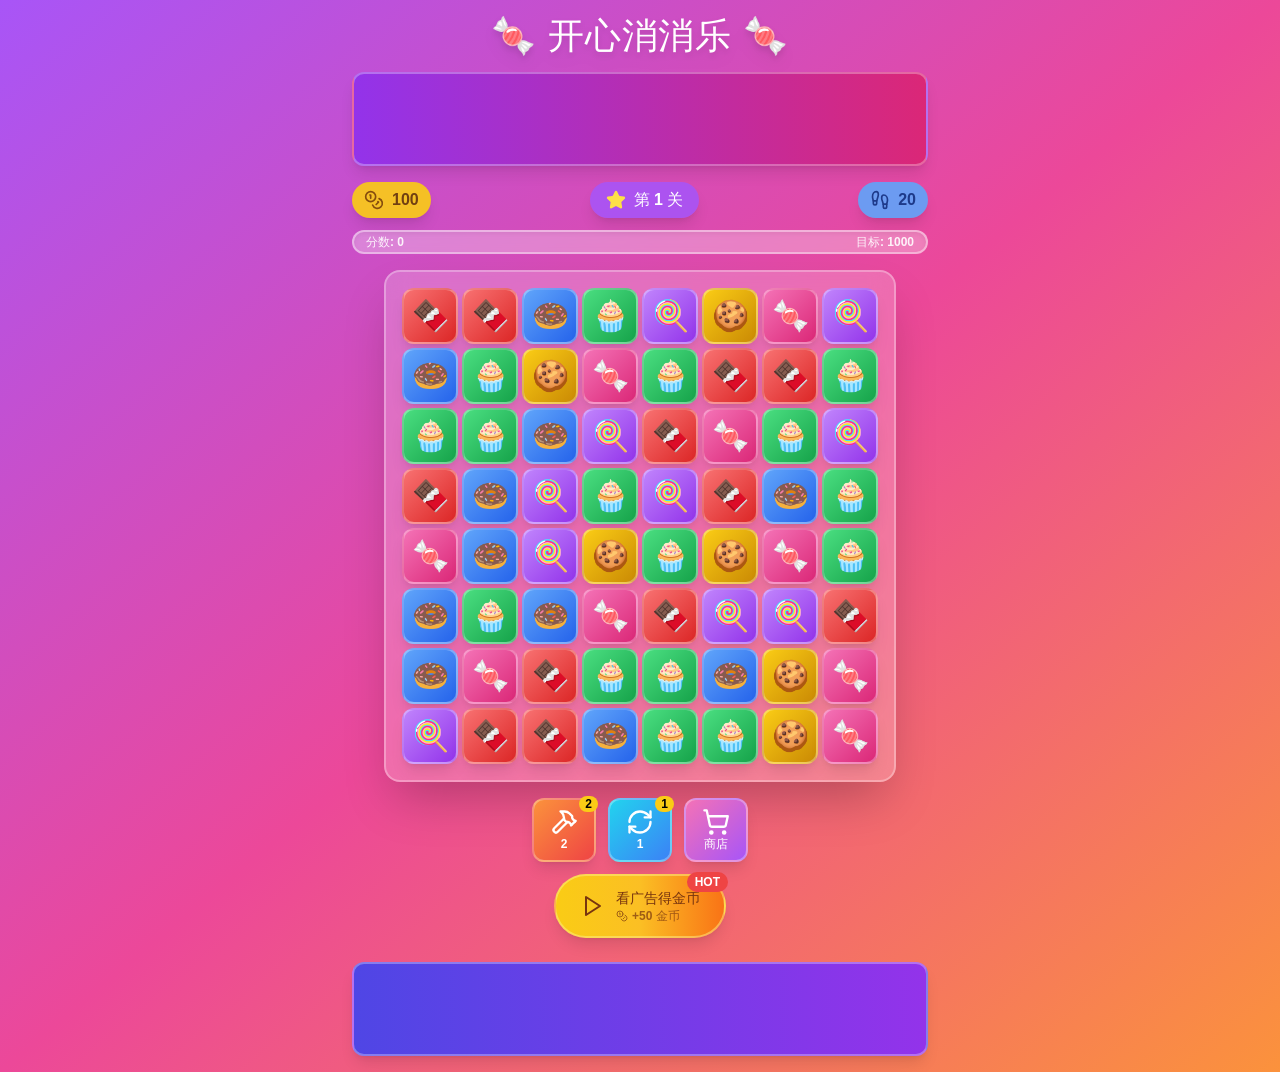
<file: index.html>
<!doctype html>
<html lang="zh-CN">
  <head>
    <meta charset="UTF-8" />
    <link rel="icon" type="image/svg+xml" href="./favicon.svg" />
    <meta name="viewport" content="width=device-width, initial-scale=1.0" />
    <title>开心消消乐</title>
    <script type="module" crossorigin src="./assets/index-By85yblb.js"></script>
    <link rel="stylesheet" crossorigin href="./assets/index-B4iaDzxt.css">
  </head>
  <body>
    <div id="root"></div>

  </body>
</html>
</file>
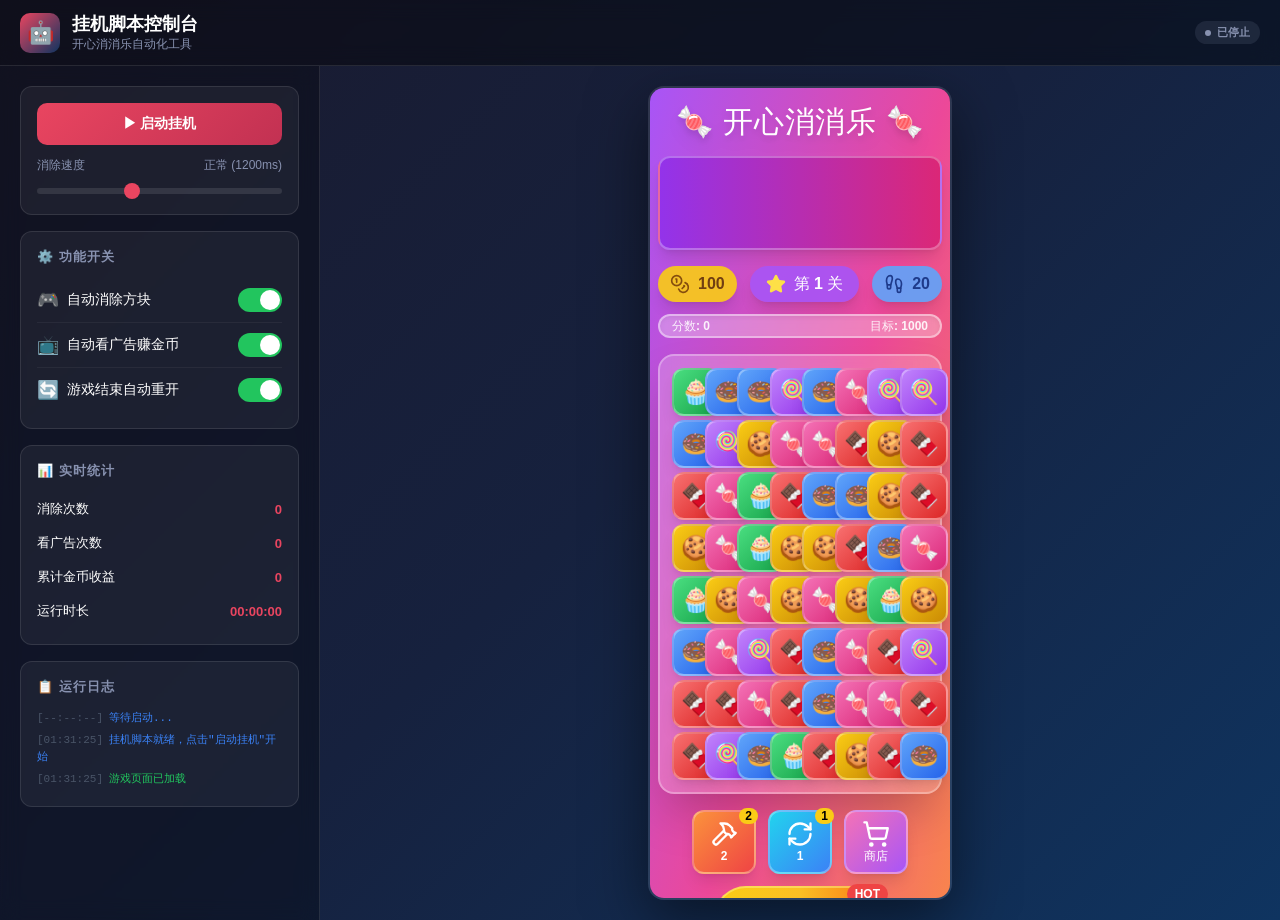
<file: auto-play.html>
<!DOCTYPE html>
<html lang="zh-CN">
<head>
  <meta charset="UTF-8">
  <meta name="viewport" content="width=device-width, initial-scale=1.0">
  <title>开心消消乐 - 挂机脚本</title>
  <style>
    * { margin: 0; padding: 0; box-sizing: border-box; }
    body {
      font-family: -apple-system, BlinkMacSystemFont, 'Segoe UI', Roboto, sans-serif;
      background: linear-gradient(135deg, #1a1a2e 0%, #16213e 50%, #0f3460 100%);
      min-height: 100vh;
      color: #fff;
      display: flex;
      flex-direction: column;
    }
    .header {
      background: rgba(0,0,0,0.4);
      backdrop-filter: blur(10px);
      padding: 12px 20px;
      display: flex;
      align-items: center;
      justify-content: space-between;
      border-bottom: 1px solid rgba(255,255,255,0.1);
      flex-shrink: 0;
    }
    .header-left { display: flex; align-items: center; gap: 12px; }
    .logo {
      width: 40px; height: 40px;
      background: linear-gradient(135deg, #e94560, #0f3460);
      border-radius: 10px;
      display: flex; align-items: center; justify-content: center;
      font-size: 22px;
    }
    .header h1 { font-size: 18px; font-weight: 700; }
    .header h1 .sub { font-size: 12px; color: #8892b0; font-weight: 400; }

    .main {
      flex: 1;
      display: flex;
      overflow: hidden;
    }

    .sidebar {
      width: 320px;
      background: rgba(0,0,0,0.3);
      backdrop-filter: blur(10px);
      padding: 20px;
      overflow-y: auto;
      border-right: 1px solid rgba(255,255,255,0.1);
      flex-shrink: 0;
    }

    .game-area {
      flex: 1;
      display: flex;
      align-items: flex-start;
      justify-content: center;
      padding: 20px;
      overflow: auto;
    }

    .game-frame-wrapper {
      position: relative;
      border-radius: 16px;
      overflow: hidden;
      box-shadow: 0 20px 60px rgba(0,0,0,0.5);
      border: 2px solid rgba(255,255,255,0.1);
    }

    #gameFrame {
      width: 100%;
      max-width: 600px;
      height: 90vh;
      border: none;
      display: block;
    }

    .panel {
      background: rgba(255,255,255,0.05);
      border: 1px solid rgba(255,255,255,0.1);
      border-radius: 12px;
      padding: 16px;
      margin-bottom: 16px;
    }

    .panel-title {
      font-size: 13px;
      font-weight: 600;
      color: #8892b0;
      text-transform: uppercase;
      letter-spacing: 1px;
      margin-bottom: 12px;
      display: flex;
      align-items: center;
      gap: 8px;
    }

    .toggle-row {
      display: flex;
      align-items: center;
      justify-content: space-between;
      padding: 10px 0;
    }
    .toggle-row + .toggle-row { border-top: 1px solid rgba(255,255,255,0.05); }
    .toggle-label { font-size: 14px; display: flex; align-items: center; gap: 8px; }
    .toggle-label .icon { font-size: 18px; }

    .toggle {
      position: relative;
      width: 44px; height: 24px;
      background: rgba(255,255,255,0.1);
      border-radius: 12px;
      cursor: pointer;
      transition: background 0.3s;
    }
    .toggle.active { background: #22c55e; }
    .toggle::after {
      content: '';
      position: absolute;
      top: 2px; left: 2px;
      width: 20px; height: 20px;
      background: #fff;
      border-radius: 50%;
      transition: transform 0.3s;
    }
    .toggle.active::after { transform: translateX(20px); }

    .btn {
      width: 100%;
      padding: 12px;
      border: none;
      border-radius: 10px;
      font-size: 14px;
      font-weight: 600;
      cursor: pointer;
      transition: all 0.2s;
    }
    .btn-primary {
      background: linear-gradient(135deg, #e94560, #c23152);
      color: #fff;
    }
    .btn-primary:hover { transform: translateY(-1px); box-shadow: 0 4px 12px rgba(233,69,96,0.4); }
    .btn-primary.active {
      background: linear-gradient(135deg, #22c55e, #16a34a);
      animation: pulse 2s infinite;
    }

    @keyframes pulse {
      0%, 100% { box-shadow: 0 0 0 0 rgba(34,197,94,0.4); }
      50% { box-shadow: 0 0 0 8px rgba(34,197,94,0); }
    }

    .slider-row { margin-top: 12px; }
    .slider-label {
      display: flex; justify-content: space-between;
      font-size: 12px; color: #8892b0; margin-bottom: 6px;
    }
    input[type="range"] {
      width: 100%; height: 6px;
      background: rgba(255,255,255,0.1);
      border-radius: 3px;
      appearance: none;
      outline: none;
    }
    input[type="range"]::-webkit-slider-thumb {
      appearance: none;
      width: 16px; height: 16px;
      background: #e94560;
      border-radius: 50%;
      cursor: pointer;
    }

    .stat {
      display: flex;
      justify-content: space-between;
      align-items: center;
      padding: 8px 0;
      font-size: 13px;
    }
    .stat-value {
      font-weight: 700;
      color: #e94560;
    }

    .log {
      max-height: 200px;
      overflow-y: auto;
      font-size: 11px;
      font-family: 'Courier New', monospace;
      line-height: 1.6;
    }
    .log-entry {
      padding: 2px 0;
      color: #8892b0;
    }
    .log-entry .time { color: #4a5568; margin-right: 6px; }
    .log-entry.success { color: #22c55e; }
    .log-entry.warning { color: #eab308; }
    .log-entry.error { color: #ef4444; }
    .log-entry.info { color: #3b82f6; }

    .status-badge {
      display: inline-flex;
      align-items: center;
      gap: 6px;
      padding: 4px 10px;
      border-radius: 20px;
      font-size: 11px;
      font-weight: 600;
    }
    .status-badge.running {
      background: rgba(34,197,94,0.15);
      color: #22c55e;
    }
    .status-badge.stopped {
      background: rgba(136,146,176,0.15);
      color: #8892b0;
    }
    .status-dot {
      width: 6px; height: 6px;
      border-radius: 50%;
    }
    .status-badge.running .status-dot {
      background: #22c55e;
      animation: blink 1s infinite;
    }
    .status-badge.stopped .status-dot { background: #8892b0; }
    @keyframes blink { 50% { opacity: 0.3; } }

    @media (max-width: 768px) {
      .main { flex-direction: column; }
      .sidebar { width: 100%; max-height: 50vh; }
      #gameFrame { height: 50vh; }
    }
  </style>
</head>
<body>
  <div class="header">
    <div class="header-left">
      <div class="logo">🤖</div>
      <h1>
        挂机脚本控制台
        <div class="sub">开心消消乐自动化工具</div>
      </h1>
    </div>
    <div id="statusBadge" class="status-badge stopped">
      <span class="status-dot"></span>
      <span id="statusText">已停止</span>
    </div>
  </div>

  <div class="main">
    <div class="sidebar">
      <div class="panel">
        <button id="startBtn" class="btn btn-primary">
          ▶ 启动挂机
        </button>
        <div class="slider-row">
          <div class="slider-label">
            <span>消除速度</span>
            <span id="speedLabel">正常 (1200ms)</span>
          </div>
          <input type="range" id="speedSlider" min="400" max="2500" step="100" value="1200">
        </div>
      </div>

      <div class="panel">
        <div class="panel-title">⚙️ 功能开关</div>
        <div class="toggle-row">
          <div class="toggle-label"><span class="icon">🎮</span> 自动消除方块</div>
          <div id="togglePlay" class="toggle active"></div>
        </div>
        <div class="toggle-row">
          <div class="toggle-label"><span class="icon">📺</span> 自动看广告赚金币</div>
          <div id="toggleAd" class="toggle active"></div>
        </div>
        <div class="toggle-row">
          <div class="toggle-label"><span class="icon">🔄</span> 游戏结束自动重开</div>
          <div id="toggleRestart" class="toggle active"></div>
        </div>
      </div>

      <div class="panel">
        <div class="panel-title">📊 实时统计</div>
        <div class="stat">
          <span>消除次数</span>
          <span class="stat-value" id="statMoves">0</span>
        </div>
        <div class="stat">
          <span>看广告次数</span>
          <span class="stat-value" id="statAds">0</span>
        </div>
        <div class="stat">
          <span>累计金币收益</span>
          <span class="stat-value" id="statCoins">0</span>
        </div>
        <div class="stat">
          <span>运行时长</span>
          <span class="stat-value" id="statTime">00:00:00</span>
        </div>
      </div>

      <div class="panel">
        <div class="panel-title">📋 运行日志</div>
        <div class="log" id="logContainer">
          <div class="log-entry info"><span class="time">[--:--:--]</span>等待启动...</div>
        </div>
      </div>
    </div>

    <div class="game-area">
      <div class="game-frame-wrapper">
        <iframe id="gameFrame" src="/"></iframe>
      </div>
    </div>
  </div>

  <script>
    (function() {
      const BOARD_SIZE = 8;
      const CANDY_EMOJIS = ['🍬', '🍭', '🍪', '🍩', '🧁', '🍫'];

      // 状态
      let running = false;
      let autoPlay = true;
      let autoAd = true;
      let autoRestart = true;
      let playSpeed = 1200;
      let stats = { moves: 0, ads: 0, coins: 0, startTime: 0 };
      let playTimer = null;
      let adTimer = null;
      let timeTimer = null;
      let isExecuting = false;

      // DOM
      const gameFrame = document.getElementById('gameFrame');
      const startBtn = document.getElementById('startBtn');
      const statusBadge = document.getElementById('statusBadge');
      const statusText = document.getElementById('statusText');
      const logContainer = document.getElementById('logContainer');
      const speedSlider = document.getElementById('speedSlider');
      const speedLabel = document.getElementById('speedLabel');

      // 日志
      function log(msg, type = '') {
        const now = new Date();
        const time = String(now.getHours()).padStart(2,'0') + ':' +
                     String(now.getMinutes()).padStart(2,'0') + ':' +
                     String(now.getSeconds()).padStart(2,'0');
        const entry = document.createElement('div');
        entry.className = 'log-entry ' + type;
        entry.innerHTML = `<span class="time">[${time}]</span>${msg}`;
        logContainer.appendChild(entry);
        logContainer.scrollTop = logContainer.scrollHeight;
        // 限制日志数量
        while (logContainer.children.length > 100) {
          logContainer.removeChild(logContainer.firstChild);
        }
      }

      // 获取iframe文档
      function getDoc() {
        try {
          return gameFrame.contentDocument || gameFrame.contentWindow.document;
        } catch(e) {
          return null;
        }
      }

      // 读取棋盘
      function readBoard() {
        const doc = getDoc();
        if (!doc) return null;
        const board = [];
        for (let r = 0; r < BOARD_SIZE; r++) {
          board[r] = [];
          for (let c = 0; c < BOARD_SIZE; c++) {
            const el = doc.querySelector(`button[data-row="${r}"][data-col="${c}"]`);
            if (!el) return null;
            board[r][c] = parseInt(el.getAttribute('data-candy'));
          }
        }
        return board;
      }

      // 检查匹配
      function findMatches(board) {
        const matches = new Set();
        for (let r = 0; r < BOARD_SIZE; r++) {
          for (let c = 0; c < BOARD_SIZE - 2; c++) {
            if (board[r][c] === board[r][c+1] && board[r][c] === board[r][c+2]) {
              matches.add(`${r}-${c}`);
              matches.add(`${r}-${c+1}`);
              matches.add(`${r}-${c+2}`);
              let k = c + 3;
              while (k < BOARD_SIZE && board[r][k] === board[r][c]) {
                matches.add(`${r}-${k}`);
                k++;
              }
            }
          }
        }
        for (let c = 0; c < BOARD_SIZE; c++) {
          for (let r = 0; r < BOARD_SIZE - 2; r++) {
            if (board[r][c] === board[r+1][c] && board[r][c] === board[r+2][c]) {
              matches.add(`${r}-${c}`);
              matches.add(`${r+1}-${c}`);
              matches.add(`${r+2}-${c}`);
              let k = r + 3;
              while (k < BOARD_SIZE && board[k][c] === board[r][c]) {
                matches.add(`${k}-${c}`);
                k++;
              }
            }
          }
        }
        return matches;
      }

      function hasMatches(board) {
        return findMatches(board).size > 0;
      }

      function swapBoard(board, r1, c1, r2, c2) {
        const newBoard = board.map(row => [...row]);
        const tmp = newBoard[r1][c1];
        newBoard[r1][c1] = newBoard[r2][c2];
        newBoard[r2][c2] = tmp;
        return newBoard;
      }

      // 寻找最佳移动
      function findBestMove(board) {
        let best = null;
        for (let r = 0; r < BOARD_SIZE; r++) {
          for (let c = 0; c < BOARD_SIZE; c++) {
            // 右
            if (c < BOARD_SIZE - 1) {
              const swapped = swapBoard(board, r, c, r, c+1);
              if (hasMatches(swapped)) {
                const cnt = findMatches(swapped).size;
                if (!best || cnt > best.size) {
                  best = { from: {r, c}, to: {r, c: c+1}, size: cnt };
                }
              }
            }
            // 下
            if (r < BOARD_SIZE - 1) {
              const swapped = swapBoard(board, r, c, r+1, c);
              if (hasMatches(swapped)) {
                const cnt = findMatches(swapped).size;
                if (!best || cnt > best.size) {
                  best = { from: {r, c}, to: {r: r+1, c}, size: cnt };
                }
              }
            }
          }
        }
        return best;
      }

      // 点击方块
      function clickCell(r, c) {
        const doc = getDoc();
        if (!doc) return false;
        const el = doc.querySelector(`button[data-row="${r}"][data-col="${c}"]`);
        if (!el) return false;
        el.click();
        return true;
      }

      // 点击广告按钮
      function clickAdButton() {
        const doc = getDoc();
        if (!doc) return false;
        const btn = doc.getElementById('ad-reward-button');
        if (!btn || btn.disabled) return false;
        btn.click();
        return true;
      }

      // 检查游戏状态
      function getGameStatus() {
        const doc = getDoc();
        if (!doc) return 'unknown';
        // 检查是否有结果显示模态框
        const modal = doc.querySelector('.fixed.inset-0.bg-black\\/60');
        if (modal) {
          const text = modal.textContent || '';
          if (text.includes('恭喜') || text.includes('胜利') || text.includes('通关')) return 'won';
          if (text.includes('失败') || text.includes('再来')) return 'lost';
        }
        return 'playing';
      }

      // 点击重新开始
      function clickRestart() {
        const doc = getDoc();
        if (!doc) return false;
        const modal = doc.querySelector('.fixed.inset-0.bg-black\\/60');
        if (modal) {
          const btns = modal.querySelectorAll('button');
          for (const btn of btns) {
            const text = btn.textContent || '';
            if (text.includes('重新') || text.includes('再玩') || text.includes('下一关') || text.includes('继续')) {
              btn.click();
              return true;
            }
          }
        }
        return false;
      }

      // 检查是否在动画中
      function isAnimating() {
        const doc = getDoc();
        if (!doc) return true;
        // 检查是否有animate-spin或animate-pulse类的方块
        const animating = doc.querySelector('button[data-row].animate-pulse, button[data-row].scale-0');
        return !!animating;
      }

      // 自动消除
      async function autoPlayTick() {
        if (isExecuting) return;
        if (!autoPlay) return;

        const status = getGameStatus();
        if (status === 'won' || status === 'lost') {
          if (autoRestart) {
            log(`游戏${status === 'won' ? '通关' : '失败'}，自动重开...`, 'info');
            clickRestart();
          }
          return;
        }

        if (isAnimating()) return;

        const board = readBoard();
        if (!board) return;

        const best = findBestMove(board);
        if (!best) {
          log('未找到可消除的移动，等待...', 'warning');
          return;
        }

        isExecuting = true;
        log(`消除: (${best.from.r},${best.from.c}) → (${best.to.r},${best.to.c}) 消除${best.size}个`, 'success');

        clickCell(best.from.r, best.from.c);
        await sleep(150);
        clickCell(best.to.r, best.to.c);
        stats.moves++;
        updateStats();

        setTimeout(() => { isExecuting = false; }, 800);
      }

      // 自动广告
      function autoAdTick() {
        if (!autoAd) return;
        if (clickAdButton()) {
          stats.ads++;
          stats.coins += 50;
          updateStats();
          log('自动看广告 +50金币', 'success');
        }
      }

      function sleep(ms) {
        return new Promise(r => setTimeout(r, ms));
      }

      // 更新统计显示
      function updateStats() {
        document.getElementById('statMoves').textContent = stats.moves;
        document.getElementById('statAds').textContent = stats.ads;
        document.getElementById('statCoins').textContent = stats.coins;
      }

      function updateTime() {
        if (!running) return;
        const elapsed = Math.floor((Date.now() - stats.startTime) / 1000);
        const h = String(Math.floor(elapsed / 3600)).padStart(2, '0');
        const m = String(Math.floor((elapsed % 3600) / 60)).padStart(2, '0');
        const s = String(elapsed % 60).padStart(2, '0');
        document.getElementById('statTime').textContent = `${h}:${m}:${s}`;
      }

      // 启动/停止
      function toggleRun() {
        if (running) {
          stop();
        } else {
          start();
        }
      }

      function start() {
        running = true;
        stats.startTime = Date.now();
        startBtn.textContent = '⏹ 停止挂机';
        startBtn.classList.add('active');
        statusBadge.className = 'status-badge running';
        statusText.textContent = '运行中';
        log('🚀 挂机脚本已启动', 'success');

        if (autoPlay) {
          playTimer = setInterval(autoPlayTick, playSpeed);
        }
        if (autoAd) {
          adTimer = setInterval(autoAdTick, 1000);
        }
        timeTimer = setInterval(updateTime, 1000);
      }

      function stop() {
        running = false;
        startBtn.textContent = '▶ 启动挂机';
        startBtn.classList.remove('active');
        statusBadge.className = 'status-badge stopped';
        statusText.textContent = '已停止';
        log('⏹ 挂机脚本已停止', 'warning');

        if (playTimer) { clearInterval(playTimer); playTimer = null; }
        if (adTimer) { clearInterval(adTimer); adTimer = null; }
        if (timeTimer) { clearInterval(timeTimer); timeTimer = null; }
      }

      // 开关切换
      function setupToggle(id, callback) {
        const el = document.getElementById(id);
        el.addEventListener('click', () => {
          el.classList.toggle('active');
          const active = el.classList.contains('active');
          callback(active);
        });
      }

      setupToggle('togglePlay', (active) => {
        autoPlay = active;
        if (running) {
          if (playTimer) { clearInterval(playTimer); playTimer = null; }
          if (active) { playTimer = setInterval(autoPlayTick, playSpeed); }
        }
        log(`自动消除: ${active ? '开启' : '关闭'}`, 'info');
      });

      setupToggle('toggleAd', (active) => {
        autoAd = active;
        if (running) {
          if (adTimer) { clearInterval(adTimer); adTimer = null; }
          if (active) { adTimer = setInterval(autoAdTick, 1000); }
        }
        log(`自动看广告: ${active ? '开启' : '关闭'}`, 'info');
      });

      setupToggle('toggleRestart', (active) => {
        autoRestart = active;
        log(`自动重开: ${active ? '开启' : '关闭'}`, 'info');
      });

      // 速度滑块
      speedSlider.addEventListener('input', (e) => {
        playSpeed = Number(e.target.value);
        const label = playSpeed <= 600 ? '极速' : playSpeed <= 1000 ? '快速' : playSpeed <= 1500 ? '正常' : '慢速';
        speedLabel.textContent = `${label} (${playSpeed}ms)`;
        if (running && playTimer) {
          clearInterval(playTimer);
          playTimer = setInterval(autoPlayTick, playSpeed);
        }
      });

      startBtn.addEventListener('click', toggleRun);

      // 等待iframe加载
      gameFrame.addEventListener('load', () => {
        log('游戏页面已加载', 'success');
      });

      log('挂机脚本就绪，点击"启动挂机"开始', 'info');
    })();
  </script>
</body>
</html>
</file>
<file: assets/index-B4iaDzxt.css>
*,:before,:after{--tw-border-spacing-x: 0;--tw-border-spacing-y: 0;--tw-translate-x: 0;--tw-translate-y: 0;--tw-rotate: 0;--tw-skew-x: 0;--tw-skew-y: 0;--tw-scale-x: 1;--tw-scale-y: 1;--tw-pan-x: ;--tw-pan-y: ;--tw-pinch-zoom: ;--tw-scroll-snap-strictness: proximity;--tw-gradient-from-position: ;--tw-gradient-via-position: ;--tw-gradient-to-position: ;--tw-ordinal: ;--tw-slashed-zero: ;--tw-numeric-figure: ;--tw-numeric-spacing: ;--tw-numeric-fraction: ;--tw-ring-inset: ;--tw-ring-offset-width: 0px;--tw-ring-offset-color: #fff;--tw-ring-color: rgb(59 130 246 / .5);--tw-ring-offset-shadow: 0 0 #0000;--tw-ring-shadow: 0 0 #0000;--tw-shadow: 0 0 #0000;--tw-shadow-colored: 0 0 #0000;--tw-blur: ;--tw-brightness: ;--tw-contrast: ;--tw-grayscale: ;--tw-hue-rotate: ;--tw-invert: ;--tw-saturate: ;--tw-sepia: ;--tw-drop-shadow: ;--tw-backdrop-blur: ;--tw-backdrop-brightness: ;--tw-backdrop-contrast: ;--tw-backdrop-grayscale: ;--tw-backdrop-hue-rotate: ;--tw-backdrop-invert: ;--tw-backdrop-opacity: ;--tw-backdrop-saturate: ;--tw-backdrop-sepia: ;--tw-contain-size: ;--tw-contain-layout: ;--tw-contain-paint: ;--tw-contain-style: }::backdrop{--tw-border-spacing-x: 0;--tw-border-spacing-y: 0;--tw-translate-x: 0;--tw-translate-y: 0;--tw-rotate: 0;--tw-skew-x: 0;--tw-skew-y: 0;--tw-scale-x: 1;--tw-scale-y: 1;--tw-pan-x: ;--tw-pan-y: ;--tw-pinch-zoom: ;--tw-scroll-snap-strictness: proximity;--tw-gradient-from-position: ;--tw-gradient-via-position: ;--tw-gradient-to-position: ;--tw-ordinal: ;--tw-slashed-zero: ;--tw-numeric-figure: ;--tw-numeric-spacing: ;--tw-numeric-fraction: ;--tw-ring-inset: ;--tw-ring-offset-width: 0px;--tw-ring-offset-color: #fff;--tw-ring-color: rgb(59 130 246 / .5);--tw-ring-offset-shadow: 0 0 #0000;--tw-ring-shadow: 0 0 #0000;--tw-shadow: 0 0 #0000;--tw-shadow-colored: 0 0 #0000;--tw-blur: ;--tw-brightness: ;--tw-contrast: ;--tw-grayscale: ;--tw-hue-rotate: ;--tw-invert: ;--tw-saturate: ;--tw-sepia: ;--tw-drop-shadow: ;--tw-backdrop-blur: ;--tw-backdrop-brightness: ;--tw-backdrop-contrast: ;--tw-backdrop-grayscale: ;--tw-backdrop-hue-rotate: ;--tw-backdrop-invert: ;--tw-backdrop-opacity: ;--tw-backdrop-saturate: ;--tw-backdrop-sepia: ;--tw-contain-size: ;--tw-contain-layout: ;--tw-contain-paint: ;--tw-contain-style: }*,:before,:after{box-sizing:border-box;border-width:0;border-style:solid;border-color:#e5e7eb}:before,:after{--tw-content: ""}html,:host{line-height:1.5;-webkit-text-size-adjust:100%;-moz-tab-size:4;-o-tab-size:4;tab-size:4;font-family:ui-sans-serif,system-ui,sans-serif,"Apple Color Emoji","Segoe UI Emoji",Segoe UI Symbol,"Noto Color Emoji";font-feature-settings:normal;font-variation-settings:normal;-webkit-tap-highlight-color:transparent}body{margin:0;line-height:inherit}hr{height:0;color:inherit;border-top-width:1px}abbr:where([title]){-webkit-text-decoration:underline dotted;text-decoration:underline dotted}h1,h2,h3,h4,h5,h6{font-size:inherit;font-weight:inherit}a{color:inherit;text-decoration:inherit}b,strong{font-weight:bolder}code,kbd,samp,pre{font-family:ui-monospace,SFMono-Regular,Menlo,Monaco,Consolas,Liberation Mono,Courier New,monospace;font-feature-settings:normal;font-variation-settings:normal;font-size:1em}small{font-size:80%}sub,sup{font-size:75%;line-height:0;position:relative;vertical-align:baseline}sub{bottom:-.25em}sup{top:-.5em}table{text-indent:0;border-color:inherit;border-collapse:collapse}button,input,optgroup,select,textarea{font-family:inherit;font-feature-settings:inherit;font-variation-settings:inherit;font-size:100%;font-weight:inherit;line-height:inherit;letter-spacing:inherit;color:inherit;margin:0;padding:0}button,select{text-transform:none}button,input:where([type=button]),input:where([type=reset]),input:where([type=submit]){-webkit-appearance:button;background-color:transparent;background-image:none}:-moz-focusring{outline:auto}:-moz-ui-invalid{box-shadow:none}progress{vertical-align:baseline}::-webkit-inner-spin-button,::-webkit-outer-spin-button{height:auto}[type=search]{-webkit-appearance:textfield;outline-offset:-2px}::-webkit-search-decoration{-webkit-appearance:none}::-webkit-file-upload-button{-webkit-appearance:button;font:inherit}summary{display:list-item}blockquote,dl,dd,h1,h2,h3,h4,h5,h6,hr,figure,p,pre{margin:0}fieldset{margin:0;padding:0}legend{padding:0}ol,ul,menu{list-style:none;margin:0;padding:0}dialog{padding:0}textarea{resize:vertical}input::-moz-placeholder,textarea::-moz-placeholder{opacity:1;color:#9ca3af}input::placeholder,textarea::placeholder{opacity:1;color:#9ca3af}button,[role=button]{cursor:pointer}:disabled{cursor:default}img,svg,video,canvas,audio,iframe,embed,object{display:block;vertical-align:middle}img,video{max-width:100%;height:auto}[hidden]:where(:not([hidden=until-found])){display:none}.pointer-events-none{pointer-events:none}.fixed{position:fixed}.absolute{position:absolute}.relative{position:relative}.inset-0{top:0;right:0;bottom:0;left:0}.-right-1{right:-.25rem}.-top-1{top:-.25rem}.-top-10{top:-2.5rem}.left-0{left:0}.left-1\/2{left:50%}.top-0{top:0}.top-0\.5{top:.125rem}.-z-10{z-index:-10}.z-10{z-index:10}.z-50{z-index:50}.mx-auto{margin-left:auto;margin-right:auto}.mb-2{margin-bottom:.5rem}.mb-3{margin-bottom:.75rem}.mb-4{margin-bottom:1rem}.mt-2{margin-top:.5rem}.block{display:block}.flex{display:flex}.grid{display:grid}.h-10{height:2.5rem}.h-12{height:3rem}.h-14{height:3.5rem}.h-16{height:4rem}.h-2{height:.5rem}.h-3{height:.75rem}.h-4{height:1rem}.h-5{height:1.25rem}.h-6{height:1.5rem}.h-7{height:1.75rem}.h-8{height:2rem}.h-full{height:100%}.min-h-screen{min-height:100vh}.w-10{width:2.5rem}.w-12{width:3rem}.w-14{width:3.5rem}.w-16{width:4rem}.w-3{width:.75rem}.w-4{width:1rem}.w-5{width:1.25rem}.w-6{width:1.5rem}.w-7{width:1.75rem}.w-8{width:2rem}.w-fit{width:-moz-fit-content;width:fit-content}.w-full{width:100%}.max-w-4xl{max-width:56rem}.max-w-sm{max-width:24rem}.max-w-xl{max-width:36rem}.flex-1{flex:1 1 0%}.-translate-x-1\/2{--tw-translate-x: -50%;transform:translate(var(--tw-translate-x),var(--tw-translate-y)) rotate(var(--tw-rotate)) skew(var(--tw-skew-x)) skewY(var(--tw-skew-y)) scaleX(var(--tw-scale-x)) scaleY(var(--tw-scale-y))}.translate-x-0\.5{--tw-translate-x: .125rem;transform:translate(var(--tw-translate-x),var(--tw-translate-y)) rotate(var(--tw-rotate)) skew(var(--tw-skew-x)) skewY(var(--tw-skew-y)) scaleX(var(--tw-scale-x)) scaleY(var(--tw-scale-y))}.translate-x-5{--tw-translate-x: 1.25rem;transform:translate(var(--tw-translate-x),var(--tw-translate-y)) rotate(var(--tw-rotate)) skew(var(--tw-skew-x)) skewY(var(--tw-skew-y)) scaleX(var(--tw-scale-x)) scaleY(var(--tw-scale-y))}.translate-x-6{--tw-translate-x: 1.5rem;transform:translate(var(--tw-translate-x),var(--tw-translate-y)) rotate(var(--tw-rotate)) skew(var(--tw-skew-x)) skewY(var(--tw-skew-y)) scaleX(var(--tw-scale-x)) scaleY(var(--tw-scale-y))}.scale-0{--tw-scale-x: 0;--tw-scale-y: 0;transform:translate(var(--tw-translate-x),var(--tw-translate-y)) rotate(var(--tw-rotate)) skew(var(--tw-skew-x)) skewY(var(--tw-skew-y)) scaleX(var(--tw-scale-x)) scaleY(var(--tw-scale-y))}.scale-110{--tw-scale-x: 1.1;--tw-scale-y: 1.1;transform:translate(var(--tw-translate-x),var(--tw-translate-y)) rotate(var(--tw-rotate)) skew(var(--tw-skew-x)) skewY(var(--tw-skew-y)) scaleX(var(--tw-scale-x)) scaleY(var(--tw-scale-y))}@keyframes bounce{0%,to{transform:translateY(-25%);animation-timing-function:cubic-bezier(.8,0,1,1)}50%{transform:none;animation-timing-function:cubic-bezier(0,0,.2,1)}}.animate-bounce{animation:bounce 1s infinite}@keyframes pulse{50%{opacity:.5}}.animate-pulse{animation:pulse 2s cubic-bezier(.4,0,.6,1) infinite}@keyframes spin{to{transform:rotate(360deg)}}.animate-spin{animation:spin 1s linear infinite}.cursor-not-allowed{cursor:not-allowed}.cursor-pointer{cursor:pointer}.appearance-none{-webkit-appearance:none;-moz-appearance:none;appearance:none}.flex-col{flex-direction:column}.items-center{align-items:center}.justify-center{justify-content:center}.justify-between{justify-content:space-between}.gap-1{gap:.25rem}.gap-2{gap:.5rem}.gap-3{gap:.75rem}.gap-4{gap:1rem}.space-y-3>:not([hidden])~:not([hidden]){--tw-space-y-reverse: 0;margin-top:calc(.75rem * calc(1 - var(--tw-space-y-reverse)));margin-bottom:calc(.75rem * var(--tw-space-y-reverse))}.overflow-hidden{overflow:hidden}.overflow-x-hidden{overflow-x:hidden}.whitespace-nowrap{white-space:nowrap}.rounded-2xl{border-radius:1rem}.rounded-3xl{border-radius:1.5rem}.rounded-full{border-radius:9999px}.rounded-xl{border-radius:.75rem}.border{border-width:1px}.border-2{border-width:2px}.border-4{border-width:4px}.border-t{border-top-width:1px}.border-amber-900\/30{border-color:#78350f4d}.border-white\/20{border-color:#fff3}.border-white\/30{border-color:#ffffff4d}.border-white\/40{border-color:#fff6}.border-yellow-200\/50{border-color:#fef08a80}.border-t-amber-900{--tw-border-opacity: 1;border-top-color:rgb(120 53 15 / var(--tw-border-opacity, 1))}.bg-black\/60{background-color:#0009}.bg-black\/70{background-color:#000000b3}.bg-blue-400\/90{background-color:#60a5fae6}.bg-gray-500\/50{background-color:#6b728080}.bg-green-500{--tw-bg-opacity: 1;background-color:rgb(34 197 94 / var(--tw-bg-opacity, 1))}.bg-purple-500\/90{background-color:#a855f7e6}.bg-red-500{--tw-bg-opacity: 1;background-color:rgb(239 68 68 / var(--tw-bg-opacity, 1))}.bg-white{--tw-bg-opacity: 1;background-color:rgb(255 255 255 / var(--tw-bg-opacity, 1))}.bg-white\/20{background-color:#fff3}.bg-white\/30{background-color:#ffffff4d}.bg-yellow-400{--tw-bg-opacity: 1;background-color:rgb(250 204 21 / var(--tw-bg-opacity, 1))}.bg-yellow-400\/90{background-color:#facc15e6}.bg-gradient-to-br{background-image:linear-gradient(to bottom right,var(--tw-gradient-stops))}.bg-gradient-to-r{background-image:linear-gradient(to right,var(--tw-gradient-stops))}.from-blue-400{--tw-gradient-from: #60a5fa var(--tw-gradient-from-position);--tw-gradient-to: rgb(96 165 250 / 0) var(--tw-gradient-to-position);--tw-gradient-stops: var(--tw-gradient-from), var(--tw-gradient-to)}.from-cyan-400{--tw-gradient-from: #22d3ee var(--tw-gradient-from-position);--tw-gradient-to: rgb(34 211 238 / 0) var(--tw-gradient-to-position);--tw-gradient-stops: var(--tw-gradient-from), var(--tw-gradient-to)}.from-gray-500{--tw-gradient-from: #6b7280 var(--tw-gradient-from-position);--tw-gradient-to: rgb(107 114 128 / 0) var(--tw-gradient-to-position);--tw-gradient-stops: var(--tw-gradient-from), var(--tw-gradient-to)}.from-green-400{--tw-gradient-from: #4ade80 var(--tw-gradient-from-position);--tw-gradient-to: rgb(74 222 128 / 0) var(--tw-gradient-to-position);--tw-gradient-stops: var(--tw-gradient-from), var(--tw-gradient-to)}.from-indigo-600{--tw-gradient-from: #4f46e5 var(--tw-gradient-from-position);--tw-gradient-to: rgb(79 70 229 / 0) var(--tw-gradient-to-position);--tw-gradient-stops: var(--tw-gradient-from), var(--tw-gradient-to)}.from-orange-400{--tw-gradient-from: #fb923c var(--tw-gradient-from-position);--tw-gradient-to: rgb(251 146 60 / 0) var(--tw-gradient-to-position);--tw-gradient-stops: var(--tw-gradient-from), var(--tw-gradient-to)}.from-pink-400{--tw-gradient-from: #f472b6 var(--tw-gradient-from-position);--tw-gradient-to: rgb(244 114 182 / 0) var(--tw-gradient-to-position);--tw-gradient-stops: var(--tw-gradient-from), var(--tw-gradient-to)}.from-purple-400{--tw-gradient-from: #c084fc var(--tw-gradient-from-position);--tw-gradient-to: rgb(192 132 252 / 0) var(--tw-gradient-to-position);--tw-gradient-stops: var(--tw-gradient-from), var(--tw-gradient-to)}.from-purple-500{--tw-gradient-from: #a855f7 var(--tw-gradient-from-position);--tw-gradient-to: rgb(168 85 247 / 0) var(--tw-gradient-to-position);--tw-gradient-stops: var(--tw-gradient-from), var(--tw-gradient-to)}.from-purple-600{--tw-gradient-from: #9333ea var(--tw-gradient-from-position);--tw-gradient-to: rgb(147 51 234 / 0) var(--tw-gradient-to-position);--tw-gradient-stops: var(--tw-gradient-from), var(--tw-gradient-to)}.from-red-400{--tw-gradient-from: #f87171 var(--tw-gradient-from-position);--tw-gradient-to: rgb(248 113 113 / 0) var(--tw-gradient-to-position);--tw-gradient-stops: var(--tw-gradient-from), var(--tw-gradient-to)}.from-yellow-400{--tw-gradient-from: #facc15 var(--tw-gradient-from-position);--tw-gradient-to: rgb(250 204 21 / 0) var(--tw-gradient-to-position);--tw-gradient-stops: var(--tw-gradient-from), var(--tw-gradient-to)}.via-amber-400{--tw-gradient-to: rgb(251 191 36 / 0) var(--tw-gradient-to-position);--tw-gradient-stops: var(--tw-gradient-from), #fbbf24 var(--tw-gradient-via-position), var(--tw-gradient-to)}.via-gray-600{--tw-gradient-to: rgb(75 85 99 / 0) var(--tw-gradient-to-position);--tw-gradient-stops: var(--tw-gradient-from), #4b5563 var(--tw-gradient-via-position), var(--tw-gradient-to)}.via-orange-400{--tw-gradient-to: rgb(251 146 60 / 0) var(--tw-gradient-to-position);--tw-gradient-stops: var(--tw-gradient-from), #fb923c var(--tw-gradient-via-position), var(--tw-gradient-to)}.via-pink-500{--tw-gradient-to: rgb(236 72 153 / 0) var(--tw-gradient-to-position);--tw-gradient-stops: var(--tw-gradient-from), #ec4899 var(--tw-gradient-via-position), var(--tw-gradient-to)}.to-blue-500{--tw-gradient-to: #3b82f6 var(--tw-gradient-to-position)}.to-blue-600{--tw-gradient-to: #2563eb var(--tw-gradient-to-position)}.to-emerald-500{--tw-gradient-to: #10b981 var(--tw-gradient-to-position)}.to-gray-700{--tw-gradient-to: #374151 var(--tw-gradient-to-position)}.to-green-600{--tw-gradient-to: #16a34a var(--tw-gradient-to-position)}.to-orange-400{--tw-gradient-to: #fb923c var(--tw-gradient-to-position)}.to-orange-500{--tw-gradient-to: #f97316 var(--tw-gradient-to-position)}.to-pink-500{--tw-gradient-to: #ec4899 var(--tw-gradient-to-position)}.to-pink-600{--tw-gradient-to: #db2777 var(--tw-gradient-to-position)}.to-purple-500{--tw-gradient-to: #a855f7 var(--tw-gradient-to-position)}.to-purple-600{--tw-gradient-to: #9333ea var(--tw-gradient-to-position)}.to-red-500{--tw-gradient-to: #ef4444 var(--tw-gradient-to-position)}.to-red-600{--tw-gradient-to: #dc2626 var(--tw-gradient-to-position)}.to-yellow-600{--tw-gradient-to: #ca8a04 var(--tw-gradient-to-position)}.fill-yellow-300{fill:#fde047}.p-2{padding:.5rem}.p-3{padding:.75rem}.p-4{padding:1rem}.p-6{padding:1.5rem}.px-1\.5{padding-left:.375rem;padding-right:.375rem}.px-2{padding-left:.5rem;padding-right:.5rem}.px-3{padding-left:.75rem;padding-right:.75rem}.px-4{padding-left:1rem;padding-right:1rem}.px-6{padding-left:1.5rem;padding-right:1.5rem}.py-0\.5{padding-top:.125rem;padding-bottom:.125rem}.py-1{padding-top:.25rem;padding-bottom:.25rem}.py-1\.5{padding-top:.375rem;padding-bottom:.375rem}.py-2{padding-top:.5rem;padding-bottom:.5rem}.py-3{padding-top:.75rem;padding-bottom:.75rem}.py-4{padding-top:1rem;padding-bottom:1rem}.pb-4{padding-bottom:1rem}.pt-2{padding-top:.5rem}.pt-3{padding-top:.75rem}.text-left{text-align:left}.text-center{text-align:center}.text-2xl{font-size:1.5rem;line-height:2rem}.text-3xl{font-size:1.875rem;line-height:2.25rem}.text-4xl{font-size:2.25rem;line-height:2.5rem}.text-6xl{font-size:3.75rem;line-height:1}.text-sm{font-size:.875rem;line-height:1.25rem}.text-xl{font-size:1.25rem;line-height:1.75rem}.text-xs{font-size:.75rem;line-height:1rem}.font-bold{font-weight:700}.tracking-wide{letter-spacing:.025em}.text-amber-900{--tw-text-opacity: 1;color:rgb(120 53 15 / var(--tw-text-opacity, 1))}.text-blue-300{--tw-text-opacity: 1;color:rgb(147 197 253 / var(--tw-text-opacity, 1))}.text-blue-900{--tw-text-opacity: 1;color:rgb(30 58 138 / var(--tw-text-opacity, 1))}.text-purple-300{--tw-text-opacity: 1;color:rgb(216 180 254 / var(--tw-text-opacity, 1))}.text-purple-600{--tw-text-opacity: 1;color:rgb(147 51 234 / var(--tw-text-opacity, 1))}.text-white{--tw-text-opacity: 1;color:rgb(255 255 255 / var(--tw-text-opacity, 1))}.text-white\/30{color:#ffffff4d}.text-white\/70{color:#ffffffb3}.text-white\/80{color:#fffc}.text-white\/90{color:#ffffffe6}.text-yellow-300{--tw-text-opacity: 1;color:rgb(253 224 71 / var(--tw-text-opacity, 1))}.text-yellow-800{--tw-text-opacity: 1;color:rgb(133 77 14 / var(--tw-text-opacity, 1))}.text-yellow-900{--tw-text-opacity: 1;color:rgb(113 63 18 / var(--tw-text-opacity, 1))}.opacity-0{opacity:0}.opacity-20{opacity:.2}.opacity-50{opacity:.5}.opacity-70{opacity:.7}.shadow-2xl{--tw-shadow: 0 25px 50px -12px rgb(0 0 0 / .25);--tw-shadow-colored: 0 25px 50px -12px var(--tw-shadow-color);box-shadow:var(--tw-ring-offset-shadow, 0 0 #0000),var(--tw-ring-shadow, 0 0 #0000),var(--tw-shadow)}.shadow-inner{--tw-shadow: inset 0 2px 4px 0 rgb(0 0 0 / .05);--tw-shadow-colored: inset 0 2px 4px 0 var(--tw-shadow-color);box-shadow:var(--tw-ring-offset-shadow, 0 0 #0000),var(--tw-ring-shadow, 0 0 #0000),var(--tw-shadow)}.shadow-lg{--tw-shadow: 0 10px 15px -3px rgb(0 0 0 / .1), 0 4px 6px -4px rgb(0 0 0 / .1);--tw-shadow-colored: 0 10px 15px -3px var(--tw-shadow-color), 0 4px 6px -4px var(--tw-shadow-color);box-shadow:var(--tw-ring-offset-shadow, 0 0 #0000),var(--tw-ring-shadow, 0 0 #0000),var(--tw-shadow)}.shadow-md{--tw-shadow: 0 4px 6px -1px rgb(0 0 0 / .1), 0 2px 4px -2px rgb(0 0 0 / .1);--tw-shadow-colored: 0 4px 6px -1px var(--tw-shadow-color), 0 2px 4px -2px var(--tw-shadow-color);box-shadow:var(--tw-ring-offset-shadow, 0 0 #0000),var(--tw-ring-shadow, 0 0 #0000),var(--tw-shadow)}.shadow-xl{--tw-shadow: 0 20px 25px -5px rgb(0 0 0 / .1), 0 8px 10px -6px rgb(0 0 0 / .1);--tw-shadow-colored: 0 20px 25px -5px var(--tw-shadow-color), 0 8px 10px -6px var(--tw-shadow-color);box-shadow:var(--tw-ring-offset-shadow, 0 0 #0000),var(--tw-ring-shadow, 0 0 #0000),var(--tw-shadow)}.ring-4{--tw-ring-offset-shadow: var(--tw-ring-inset) 0 0 0 var(--tw-ring-offset-width) var(--tw-ring-offset-color);--tw-ring-shadow: var(--tw-ring-inset) 0 0 0 calc(4px + var(--tw-ring-offset-width)) var(--tw-ring-color);box-shadow:var(--tw-ring-offset-shadow),var(--tw-ring-shadow),var(--tw-shadow, 0 0 #0000)}.ring-red-400{--tw-ring-opacity: 1;--tw-ring-color: rgb(248 113 113 / var(--tw-ring-opacity, 1))}.ring-yellow-300{--tw-ring-opacity: 1;--tw-ring-color: rgb(253 224 71 / var(--tw-ring-opacity, 1))}.ring-opacity-50{--tw-ring-opacity: .5}.ring-offset-2{--tw-ring-offset-width: 2px}.drop-shadow-lg{--tw-drop-shadow: drop-shadow(0 10px 8px rgb(0 0 0 / .04)) drop-shadow(0 4px 3px rgb(0 0 0 / .1));filter:var(--tw-blur) var(--tw-brightness) var(--tw-contrast) var(--tw-grayscale) var(--tw-hue-rotate) var(--tw-invert) var(--tw-saturate) var(--tw-sepia) var(--tw-drop-shadow)}.filter{filter:var(--tw-blur) var(--tw-brightness) var(--tw-contrast) var(--tw-grayscale) var(--tw-hue-rotate) var(--tw-invert) var(--tw-saturate) var(--tw-sepia) var(--tw-drop-shadow)}.backdrop-blur-md{--tw-backdrop-blur: blur(12px);-webkit-backdrop-filter:var(--tw-backdrop-blur) var(--tw-backdrop-brightness) var(--tw-backdrop-contrast) var(--tw-backdrop-grayscale) var(--tw-backdrop-hue-rotate) var(--tw-backdrop-invert) var(--tw-backdrop-opacity) var(--tw-backdrop-saturate) var(--tw-backdrop-sepia);backdrop-filter:var(--tw-backdrop-blur) var(--tw-backdrop-brightness) var(--tw-backdrop-contrast) var(--tw-backdrop-grayscale) var(--tw-backdrop-hue-rotate) var(--tw-backdrop-invert) var(--tw-backdrop-opacity) var(--tw-backdrop-saturate) var(--tw-backdrop-sepia)}.backdrop-blur-sm{--tw-backdrop-blur: blur(4px);-webkit-backdrop-filter:var(--tw-backdrop-blur) var(--tw-backdrop-brightness) var(--tw-backdrop-contrast) var(--tw-backdrop-grayscale) var(--tw-backdrop-hue-rotate) var(--tw-backdrop-invert) var(--tw-backdrop-opacity) var(--tw-backdrop-saturate) var(--tw-backdrop-sepia);backdrop-filter:var(--tw-backdrop-blur) var(--tw-backdrop-brightness) var(--tw-backdrop-contrast) var(--tw-backdrop-grayscale) var(--tw-backdrop-hue-rotate) var(--tw-backdrop-invert) var(--tw-backdrop-opacity) var(--tw-backdrop-saturate) var(--tw-backdrop-sepia)}.transition-all{transition-property:all;transition-timing-function:cubic-bezier(.4,0,.2,1);transition-duration:.15s}.transition-colors{transition-property:color,background-color,border-color,text-decoration-color,fill,stroke;transition-timing-function:cubic-bezier(.4,0,.2,1);transition-duration:.15s}.transition-transform{transition-property:transform;transition-timing-function:cubic-bezier(.4,0,.2,1);transition-duration:.15s}.duration-200{transition-duration:.2s}.duration-500{transition-duration:.5s}.ease-in-out{transition-timing-function:cubic-bezier(.4,0,.2,1)}.ease-out{transition-timing-function:cubic-bezier(0,0,.2,1)}:root{font-family:Nunito,Quicksand,-apple-system,BlinkMacSystemFont,Segoe UI,Noto Sans,Helvetica,Arial,sans-serif,"Apple Color Emoji","Segoe UI Emoji";line-height:1.5;font-weight:600;font-synthesis:none;text-rendering:optimizeLegibility;-webkit-font-smoothing:antialiased;-moz-osx-font-smoothing:grayscale}*{-webkit-tap-highlight-color:transparent}@keyframes floatUp{0%{opacity:1;transform:translateY(0) scale(1)}to{opacity:0;transform:translateY(-60px) scale(1.5)}}@keyframes float{0%,to{transform:translateY(0) rotate(0)}50%{transform:translateY(-20px) rotate(5deg)}}@keyframes confetti{0%{transform:translateY(0) rotate(0);opacity:1}to{transform:translateY(400px) rotate(720deg);opacity:0}}@keyframes pop{0%{transform:scale(0);opacity:0}50%{transform:scale(1.2)}to{transform:scale(1);opacity:1}}@keyframes shake{0%,to{transform:translate(0)}25%{transform:translate(-5px)}75%{transform:translate(5px)}}.animate-pop{animation:pop .3s ease-out forwards}.animate-shake{animation:shake .3s ease-in-out}button{touch-action:manipulation}.hover\:scale-105:hover{--tw-scale-x: 1.05;--tw-scale-y: 1.05;transform:translate(var(--tw-translate-x),var(--tw-translate-y)) rotate(var(--tw-rotate)) skew(var(--tw-skew-x)) skewY(var(--tw-skew-y)) scaleX(var(--tw-scale-x)) scaleY(var(--tw-scale-y))}.hover\:bg-white\/10:hover{background-color:#ffffff1a}.hover\:bg-white\/30:hover{background-color:#ffffff4d}.hover\:bg-white\/40:hover{background-color:#fff6}.hover\:bg-yellow-100:hover{--tw-bg-opacity: 1;background-color:rgb(254 249 195 / var(--tw-bg-opacity, 1))}.hover\:bg-yellow-300:hover{--tw-bg-opacity: 1;background-color:rgb(253 224 71 / var(--tw-bg-opacity, 1))}.hover\:shadow-xl:hover{--tw-shadow: 0 20px 25px -5px rgb(0 0 0 / .1), 0 8px 10px -6px rgb(0 0 0 / .1);--tw-shadow-colored: 0 20px 25px -5px var(--tw-shadow-color), 0 8px 10px -6px var(--tw-shadow-color);box-shadow:var(--tw-ring-offset-shadow, 0 0 #0000),var(--tw-ring-shadow, 0 0 #0000),var(--tw-shadow)}.active\:scale-95:active{--tw-scale-x: .95;--tw-scale-y: .95;transform:translate(var(--tw-translate-x),var(--tw-translate-y)) rotate(var(--tw-rotate)) skew(var(--tw-skew-x)) skewY(var(--tw-skew-y)) scaleX(var(--tw-scale-x)) scaleY(var(--tw-scale-y))}@media(min-width:640px){.sm\:h-14{height:3.5rem}.sm\:w-14{width:3.5rem}.sm\:p-4{padding:1rem}.sm\:text-3xl{font-size:1.875rem;line-height:2.25rem}.sm\:text-4xl{font-size:2.25rem;line-height:2.5rem}}
</file>
